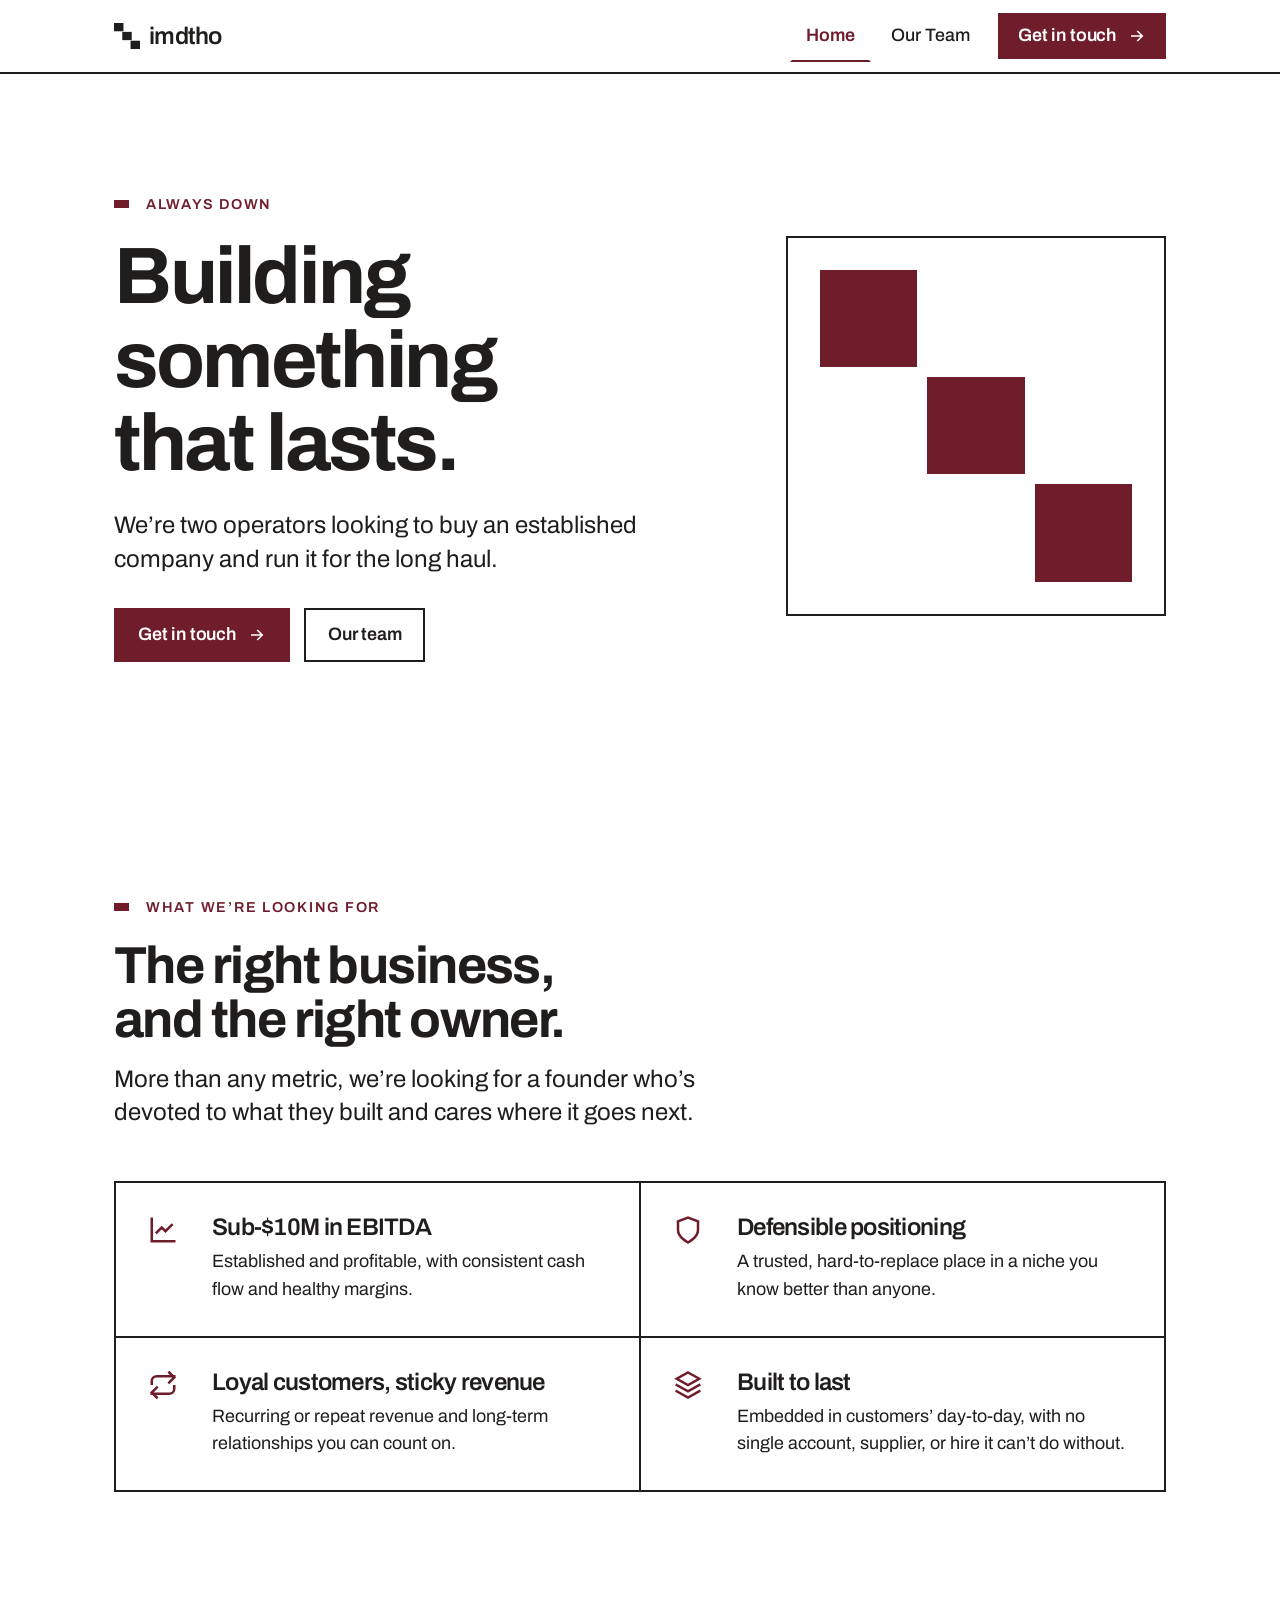
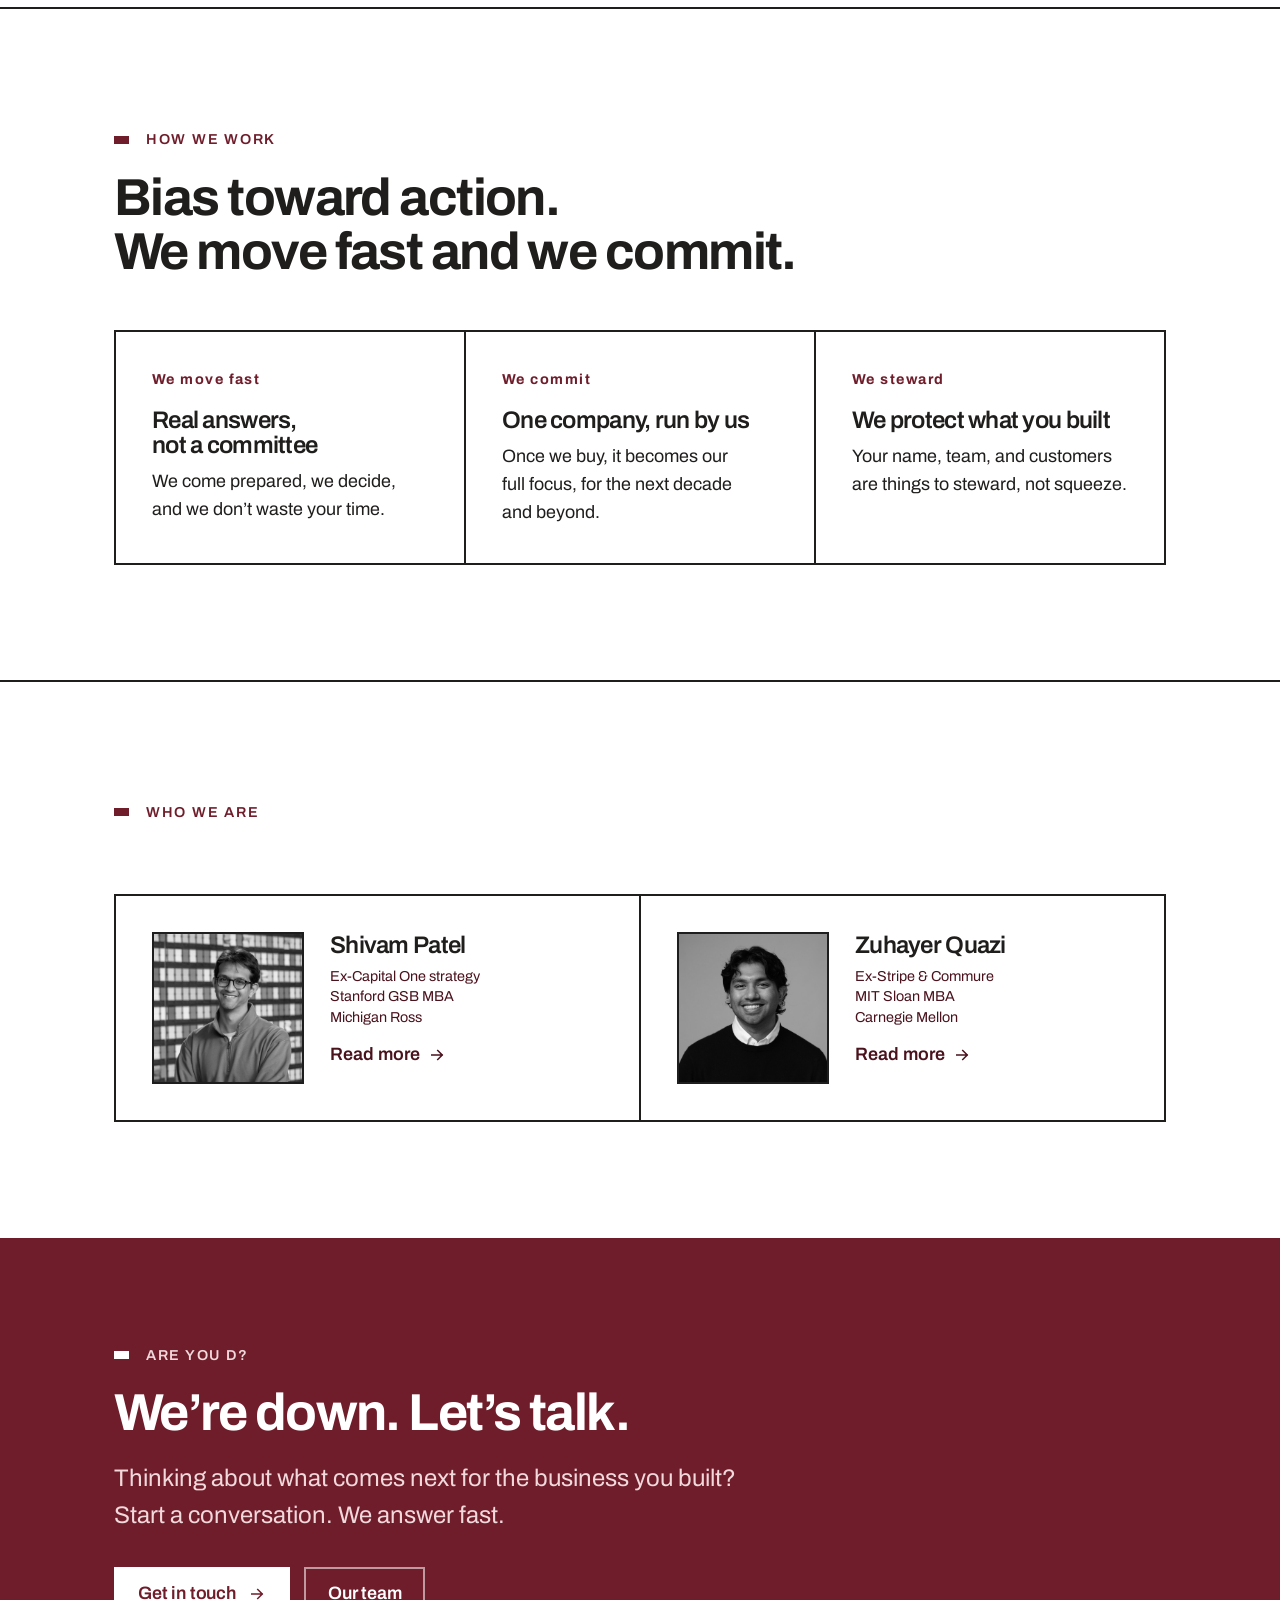
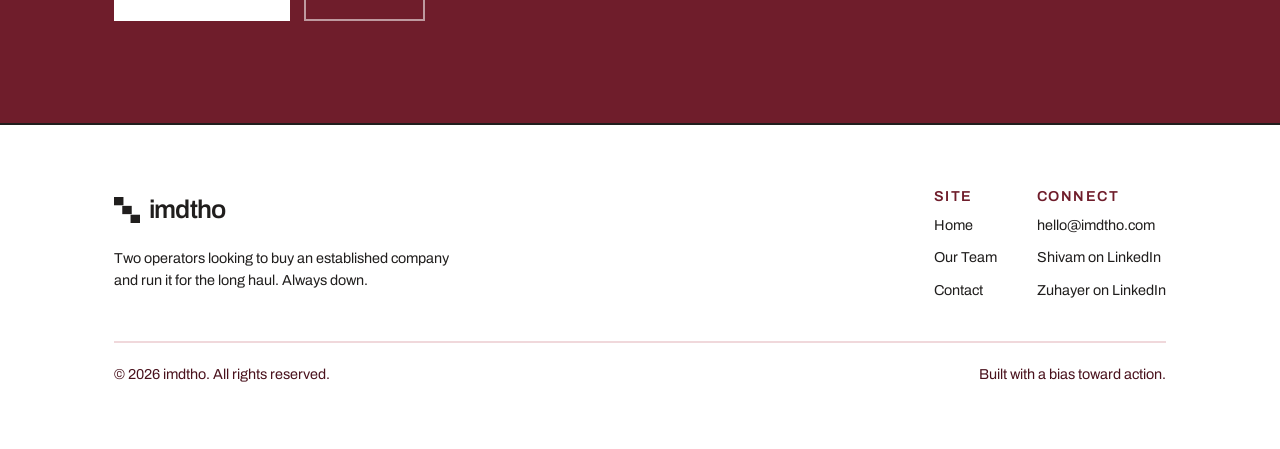
<file: index.html>
<!DOCTYPE html>
<html lang="en" data-year="2026">
<head>
  <meta charset="UTF-8">
  <meta name="viewport" content="width=device-width, initial-scale=1.0">
  <title>imdtho · buying one great business for the long haul</title>
  <meta name="description" content="We're two operators looking to buy an established company and run it for the long haul.">
  <link rel="icon" href="assets/brand/favicon.svg" type="image/svg+xml">
  <link rel="preconnect" href="https://fonts.googleapis.com">
  <link rel="preconnect" href="https://fonts.gstatic.com" crossorigin>
  <link href="https://fonts.googleapis.com/css2?family=Archivo:wght@400;500;600;700&display=swap" rel="stylesheet">
  <link rel="stylesheet" href="assets/brand/tokens.css">
  <link rel="stylesheet" href="assets/css/styles.css">
  <script defer src="assets/js/site.js"></script>
</head>
<body>
  <a class="skip-link" href="#main">Skip to content</a>
  <header id="site-header"></header>

  <main id="main">

    <!-- HERO -->
    <section class="hero">
      <div class="container">
        <div class="hero__grid">
          <div>
            <span class="eyebrow">Always down</span>
            <h1>Building something that lasts.</h1>
            <p class="hero__lede">We&rsquo;re two operators looking to buy an established company and run it for the long haul.</p>
            <div class="btn-row">
              <a class="btn" href="contact.html">Get in touch
                <svg class="icon" viewBox="0 0 24 24" width="18" height="18" fill="none" stroke="currentColor" stroke-width="2" stroke-linecap="square" aria-hidden="true"><path d="M5 12h14M13 6l6 6-6 6"/></svg>
              </a>
              <a class="btn btn--ghost" href="team.html">Our team</a>
            </div>
          </div>
          <div class="stepfig stepfig--frame" aria-hidden="true">
            <span></span><span></span><span></span>
          </div>
        </div>
      </div>
    </section>

    <!-- WHAT WE'RE LOOKING FOR -->
    <section class="section">
      <div class="container">
        <div class="section-head">
          <span class="eyebrow">What we&rsquo;re looking for</span>
          <h2>The right business, and the right owner.</h2>
          <p>More than any metric, we&rsquo;re looking for a founder who&rsquo;s devoted to what they built and cares where it goes next.</p>
        </div>
        <div class="deflist deflist--2">
          <div class="deflist__item">
            <span class="deflist__icon" aria-hidden="true"><svg viewBox="0 0 24 24" fill="none" stroke="currentColor" stroke-width="2" stroke-linecap="square"><path d="M3 3v18h18"/><path d="m7 14 4-4 3 3 5-5"/></svg></span>
            <div>
              <h3>Sub-$10M in EBITDA</h3>
              <p>Established and profitable, with consistent cash flow and healthy margins.</p>
            </div>
          </div>
          <div class="deflist__item">
            <span class="deflist__icon" aria-hidden="true"><svg viewBox="0 0 24 24" fill="none" stroke="currentColor" stroke-width="2" stroke-linecap="square"><path d="M12 22s8-4 8-10V5l-8-3-8 3v7c0 6 8 10 8 10z"/></svg></span>
            <div>
              <h3>Defensible positioning</h3>
              <p>A trusted, hard-to-replace place in a niche you know better than anyone.</p>
            </div>
          </div>
          <div class="deflist__item">
            <span class="deflist__icon" aria-hidden="true"><svg viewBox="0 0 24 24" fill="none" stroke="currentColor" stroke-width="2" stroke-linecap="square"><path d="M17 2l4 4-4 4"/><path d="M3 11V9a4 4 0 0 1 4-4h14"/><path d="M7 22l-4-4 4-4"/><path d="M21 13v2a4 4 0 0 1-4 4H3"/></svg></span>
            <div>
              <h3>Loyal customers, sticky revenue</h3>
              <p>Recurring or repeat revenue and long-term relationships you can count on.</p>
            </div>
          </div>
          <div class="deflist__item">
            <span class="deflist__icon" aria-hidden="true"><svg viewBox="0 0 24 24" fill="none" stroke="currentColor" stroke-width="2" stroke-linecap="square"><path d="m12 2 9 5-9 5-9-5 9-5z"/><path d="m3 12 9 5 9-5"/><path d="m3 17 9 5 9-5"/></svg></span>
            <div>
              <h3>Built to last</h3>
              <p>Embedded in customers&rsquo; day-to-day, with no single account, supplier, or hire it can&rsquo;t do without.</p>
            </div>
          </div>
        </div>
      </div>
    </section>

    <!-- HOW WE WORK -->
    <section class="section">
      <div class="container">
        <div class="section-head section-head--wide">
          <span class="eyebrow">How we work</span>
          <h2>Bias toward action.<br>We move fast and we commit.</h2>
        </div>
        <div class="grid cols-3">
          <div class="stepcard">
            <div class="stepcard__num">We move fast</div>
            <h3>Real answers, not a committee</h3>
            <p>We come prepared, we decide, and we don&rsquo;t waste your time.</p>
          </div>
          <div class="stepcard">
            <div class="stepcard__num">We commit</div>
            <h3>One company, run by us</h3>
            <p>Once we buy, it becomes our full focus, for the next decade and beyond.</p>
          </div>
          <div class="stepcard">
            <div class="stepcard__num">We steward</div>
            <h3>We protect what you built</h3>
            <p>Your name, team, and customers are things to steward, not squeeze.</p>
          </div>
        </div>
      </div>
    </section>

    <!-- MEET THE OPERATORS -->
    <section class="section">
      <div class="container">
        <div class="section-head">
          <span class="eyebrow">Who we are</span>
        </div>
        <div class="grid cols-2">
          <div class="home-person">
            <div class="home-person__photo"><img src="assets/img/team/shivam.jpg" alt="Shivam Patel" width="152" height="152"></div>
            <div>
              <div class="home-person__name">Shivam Patel</div>
              <div class="home-person__role">
                <span>Ex-Capital One strategy</span>
                <span>Stanford GSB MBA</span>
                <span>Michigan Ross</span>
              </div>
              <a class="link-arrow" href="team.html">Read more
                <svg viewBox="0 0 24 24" width="18" height="18" fill="none" stroke="currentColor" stroke-width="2" stroke-linecap="square" aria-hidden="true"><path d="M5 12h14M13 6l6 6-6 6"/></svg>
              </a>
            </div>
          </div>
          <div class="home-person">
            <div class="home-person__photo"><img src="assets/img/team/zuhayer.jpg" alt="Zuhayer Quazi" width="152" height="152"></div>
            <div>
              <div class="home-person__name">Zuhayer Quazi</div>
              <div class="home-person__role">
                <span>Ex-Stripe &amp; Commure</span>
                <span>MIT Sloan MBA</span>
                <span>Carnegie Mellon</span>
              </div>
              <a class="link-arrow" href="team.html">Read more
                <svg viewBox="0 0 24 24" width="18" height="18" fill="none" stroke="currentColor" stroke-width="2" stroke-linecap="square" aria-hidden="true"><path d="M5 12h14M13 6l6 6-6 6"/></svg>
              </a>
            </div>
          </div>
        </div>
      </div>
    </section>

    <!-- POSTER CTA -->
    <section class="poster">
      <div class="container">
        <span class="eyebrow">Are you d?</span>
        <h2>We&rsquo;re down. Let&rsquo;s talk.</h2>
        <p>Thinking about what comes next for the business you built? Start a conversation. We answer fast.</p>
        <div class="btn-row">
          <a class="btn btn--on-burgundy" href="contact.html">Get in touch
            <svg class="icon" viewBox="0 0 24 24" width="18" height="18" fill="none" stroke="currentColor" stroke-width="2" stroke-linecap="square" aria-hidden="true"><path d="M5 12h14M13 6l6 6-6 6"/></svg>
          </a>
          <a class="btn btn--ghost-on-burgundy" href="team.html">Our team</a>
        </div>
      </div>
    </section>

  </main>

  <footer id="site-footer"></footer>
</body>
</html>
</file>
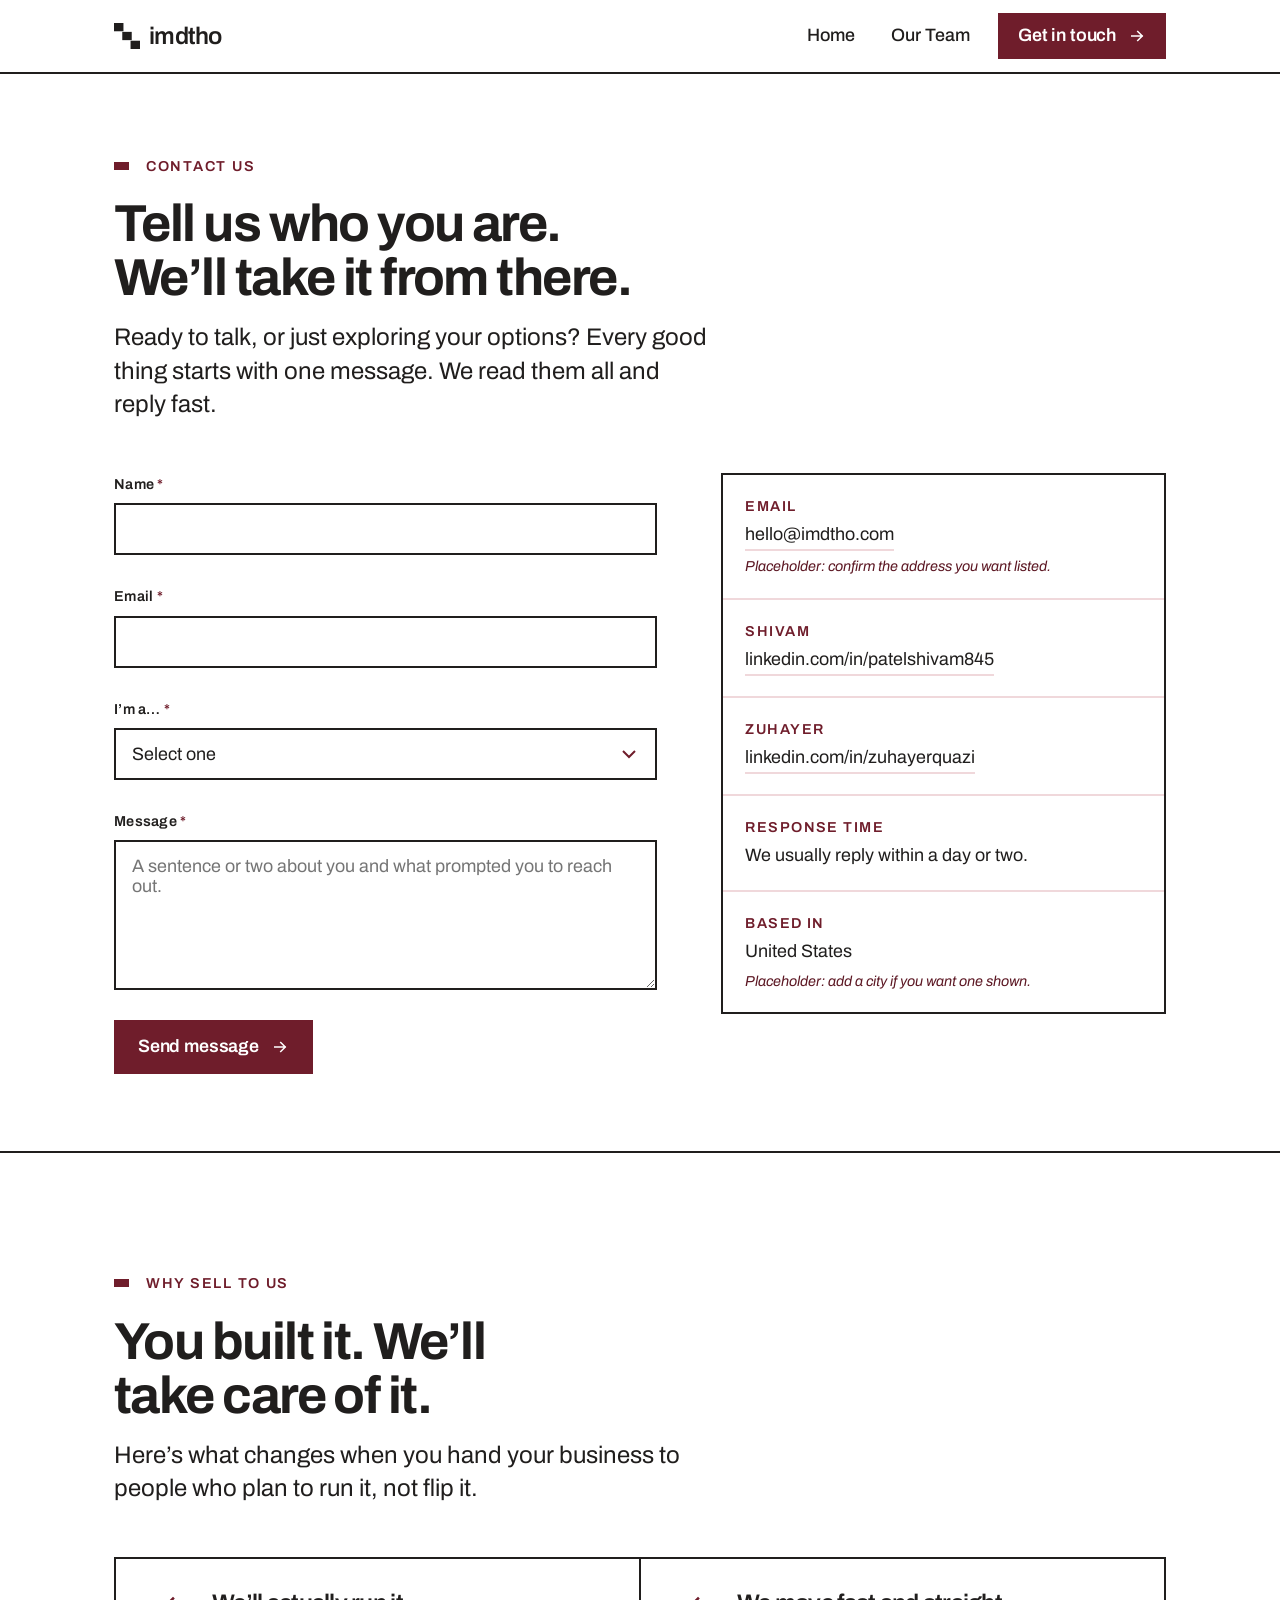
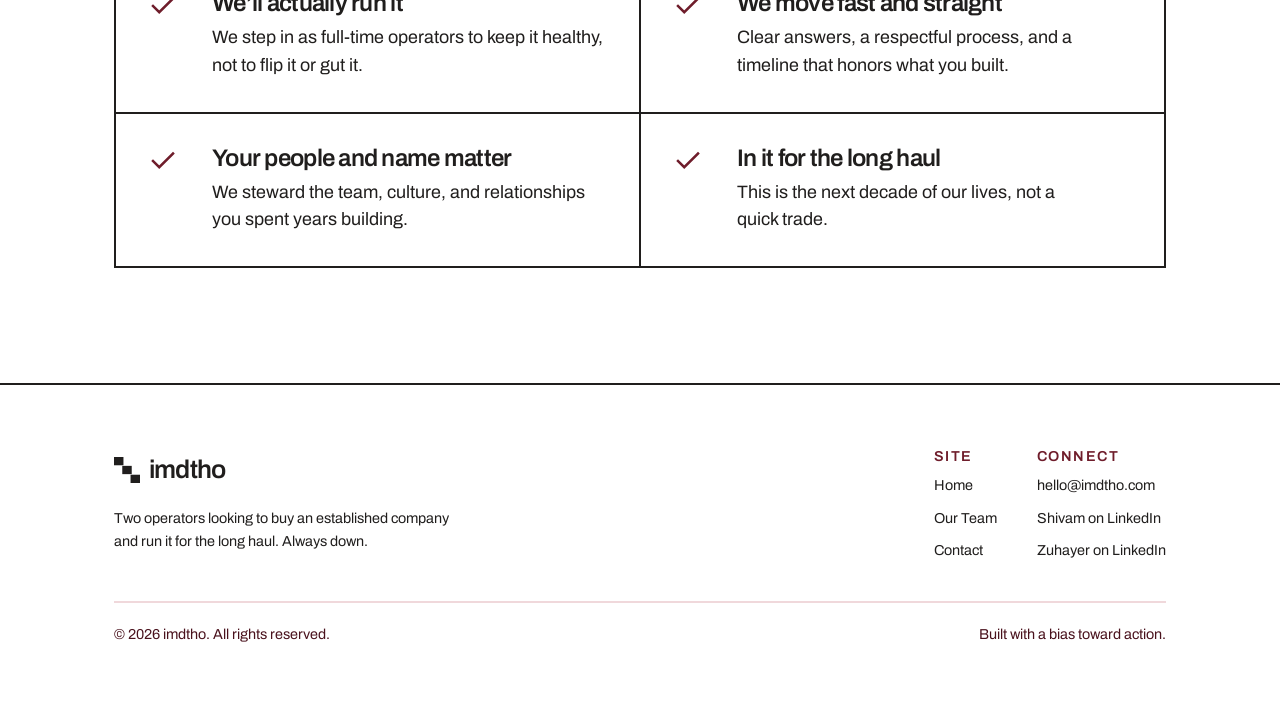
<file: contact.html>
<!DOCTYPE html>
<html lang="en" data-year="2026">
<head>
  <meta charset="UTF-8">
  <meta name="viewport" content="width=device-width, initial-scale=1.0">
  <title>Contact · imdtho</title>
  <meta name="description" content="Start a conversation with imdtho, for business owners weighing a sale. Tell us about your business and we'll answer fast.">
  <link rel="icon" href="assets/brand/favicon.svg" type="image/svg+xml">
  <link rel="preconnect" href="https://fonts.googleapis.com">
  <link rel="preconnect" href="https://fonts.gstatic.com" crossorigin>
  <link href="https://fonts.googleapis.com/css2?family=Archivo:wght@400;500;600;700&display=swap" rel="stylesheet">
  <link rel="stylesheet" href="assets/brand/tokens.css">
  <link rel="stylesheet" href="assets/css/styles.css">
  <script defer src="assets/js/site.js"></script>
  <script defer src="assets/js/contact.js"></script>
</head>
<body>
  <a class="skip-link" href="#main">Skip to content</a>
  <header id="site-header"></header>

  <main id="main">

    <!-- FORM + DETAILS -->
    <section class="section section--tight">
      <div class="container">
        <div class="section-head">
          <span class="eyebrow">Contact us</span>
          <h2>Tell us who you are. We&rsquo;ll take it from there.</h2>
          <p>Ready to talk, or just exploring your options? Every good thing starts with one message. We read them all and reply fast.</p>
        </div>

        <div class="contact-grid">
          <!-- FORM -->
          <form class="form" id="contact-form" novalidate>
            <div class="field">
              <label for="name">Name <span class="req" aria-hidden="true">*</span></label>
              <input type="text" id="name" name="name" autocomplete="name" required aria-required="true" aria-describedby="name-error">
              <p class="field__error" id="name-error" role="alert"></p>
            </div>

            <div class="field">
              <label for="email">Email <span class="req" aria-hidden="true">*</span></label>
              <input type="email" id="email" name="email" autocomplete="email" required aria-required="true" aria-describedby="email-error">
              <p class="field__error" id="email-error" role="alert"></p>
            </div>

            <div class="field">
              <label for="role">I&rsquo;m a&hellip; <span class="req" aria-hidden="true">*</span></label>
              <select id="role" name="role" required aria-required="true" aria-describedby="role-error">
                <option value="" disabled selected>Select one</option>
                <option value="Business owner">Business owner considering a sale</option>
                <option value="Advisor or broker">Advisor or broker</option>
                <option value="Other">Other</option>
              </select>
              <p class="field__error" id="role-error" role="alert"></p>
            </div>

            <div class="field">
              <label for="message">Message <span class="req" aria-hidden="true">*</span></label>
              <textarea id="message" name="message" required aria-required="true" aria-describedby="message-error" placeholder="A sentence or two about you and what prompted you to reach out."></textarea>
              <p class="field__error" id="message-error" role="alert"></p>
            </div>

            <div class="form__status" id="form-status" role="status" aria-live="polite"></div>

            <div>
              <button class="btn" type="submit" id="submit-btn">
                <span class="btn__label">Send message</span>
                <svg class="icon" viewBox="0 0 24 24" width="18" height="18" fill="none" stroke="currentColor" stroke-width="2" stroke-linecap="square" aria-hidden="true"><path d="M5 12h14M13 6l6 6-6 6"/></svg>
              </button>
            </div>
          </form>

          <!-- DETAILS -->
          <aside aria-label="Direct contact details">
            <div class="contact-card">
              <div class="contact-card__row">
                <span class="contact-card__label">Email</span>
                <a href="mailto:hello@imdtho.com">hello@imdtho.com</a>
                <span class="flag">Placeholder: confirm the address you want listed.</span>
              </div>
              <div class="contact-card__row">
                <span class="contact-card__label">Shivam</span>
                <a href="https://www.linkedin.com/in/patelshivam845" target="_blank" rel="noopener">linkedin.com/in/patelshivam845</a>
              </div>
              <div class="contact-card__row">
                <span class="contact-card__label">Zuhayer</span>
                <a href="https://www.linkedin.com/in/zuhayerquazi" target="_blank" rel="noopener">linkedin.com/in/zuhayerquazi</a>
              </div>
              <div class="contact-card__row">
                <span class="contact-card__label">Response time</span>
                <span>We usually reply within a day or two.</span>
              </div>
              <div class="contact-card__row">
                <span class="contact-card__label">Based in</span>
                <span>United States</span>
                <span class="flag">Placeholder: add a city if you want one shown.</span>
              </div>
            </div>
          </aside>
        </div>
      </div>
    </section>

    <!-- WHY US -->
    <section class="section">
      <div class="container">
        <div class="section-head">
          <span class="eyebrow">Why sell to us</span>
          <h2>You built it. We&rsquo;ll take care of it.</h2>
          <p>Here&rsquo;s what changes when you hand your business to people who plan to run it, not flip it.</p>
        </div>
        <div class="deflist deflist--2">
          <div class="deflist__item">
            <span class="deflist__icon" aria-hidden="true"><svg viewBox="0 0 24 24" fill="none" stroke="currentColor" stroke-width="2" stroke-linecap="square"><path d="M20 6 9 17l-5-5"/></svg></span>
            <div>
              <h3>We&rsquo;ll actually run it</h3>
              <p>We step in as full-time operators to keep it healthy, not to flip it or gut it.</p>
            </div>
          </div>
          <div class="deflist__item">
            <span class="deflist__icon" aria-hidden="true"><svg viewBox="0 0 24 24" fill="none" stroke="currentColor" stroke-width="2" stroke-linecap="square"><path d="M20 6 9 17l-5-5"/></svg></span>
            <div>
              <h3>We move fast and straight</h3>
              <p>Clear answers, a respectful process, and a timeline that honors what you built.</p>
            </div>
          </div>
          <div class="deflist__item">
            <span class="deflist__icon" aria-hidden="true"><svg viewBox="0 0 24 24" fill="none" stroke="currentColor" stroke-width="2" stroke-linecap="square"><path d="M20 6 9 17l-5-5"/></svg></span>
            <div>
              <h3>Your people and name matter</h3>
              <p>We steward the team, culture, and relationships you spent years building.</p>
            </div>
          </div>
          <div class="deflist__item">
            <span class="deflist__icon" aria-hidden="true"><svg viewBox="0 0 24 24" fill="none" stroke="currentColor" stroke-width="2" stroke-linecap="square"><path d="M20 6 9 17l-5-5"/></svg></span>
            <div>
              <h3>In it for the long haul</h3>
              <p>This is the next decade of our lives, not a quick trade.</p>
            </div>
          </div>
        </div>
      </div>
    </section>

  </main>

  <footer id="site-footer"></footer>
</body>
</html>
</file>
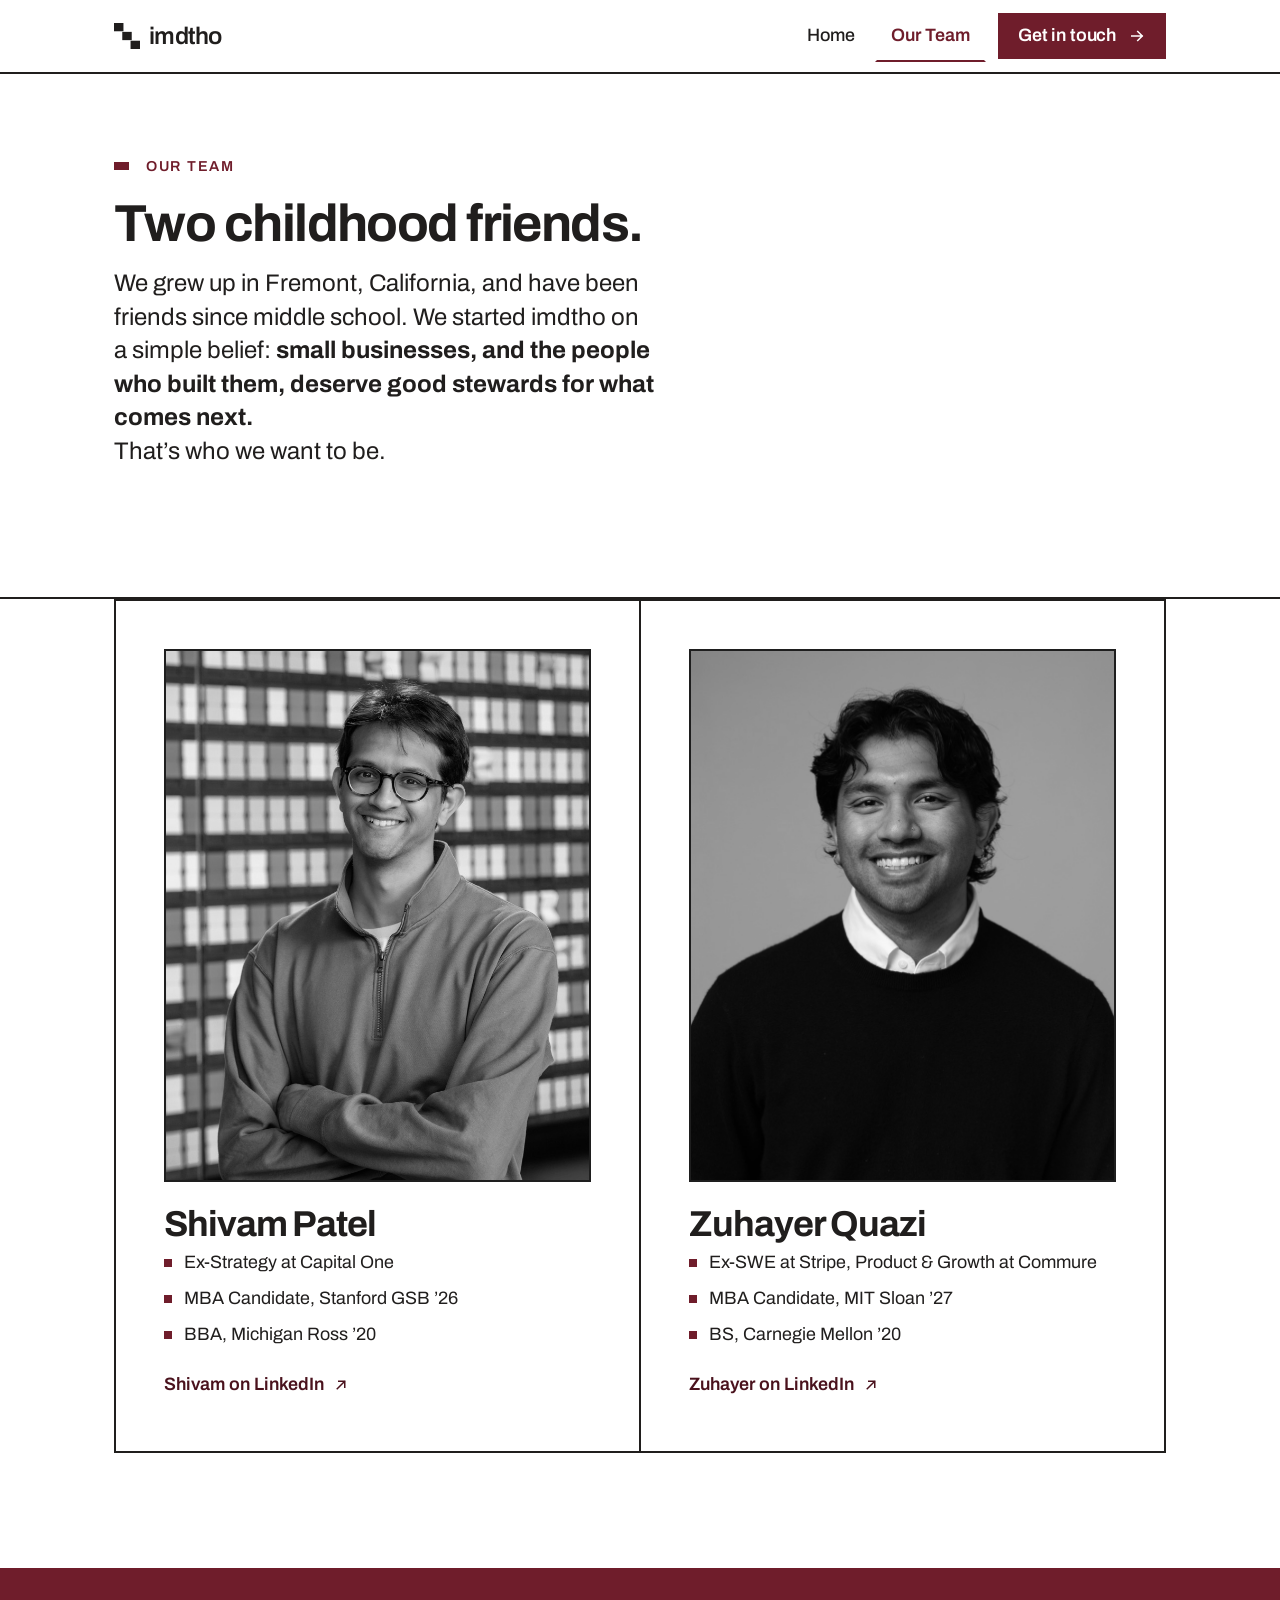
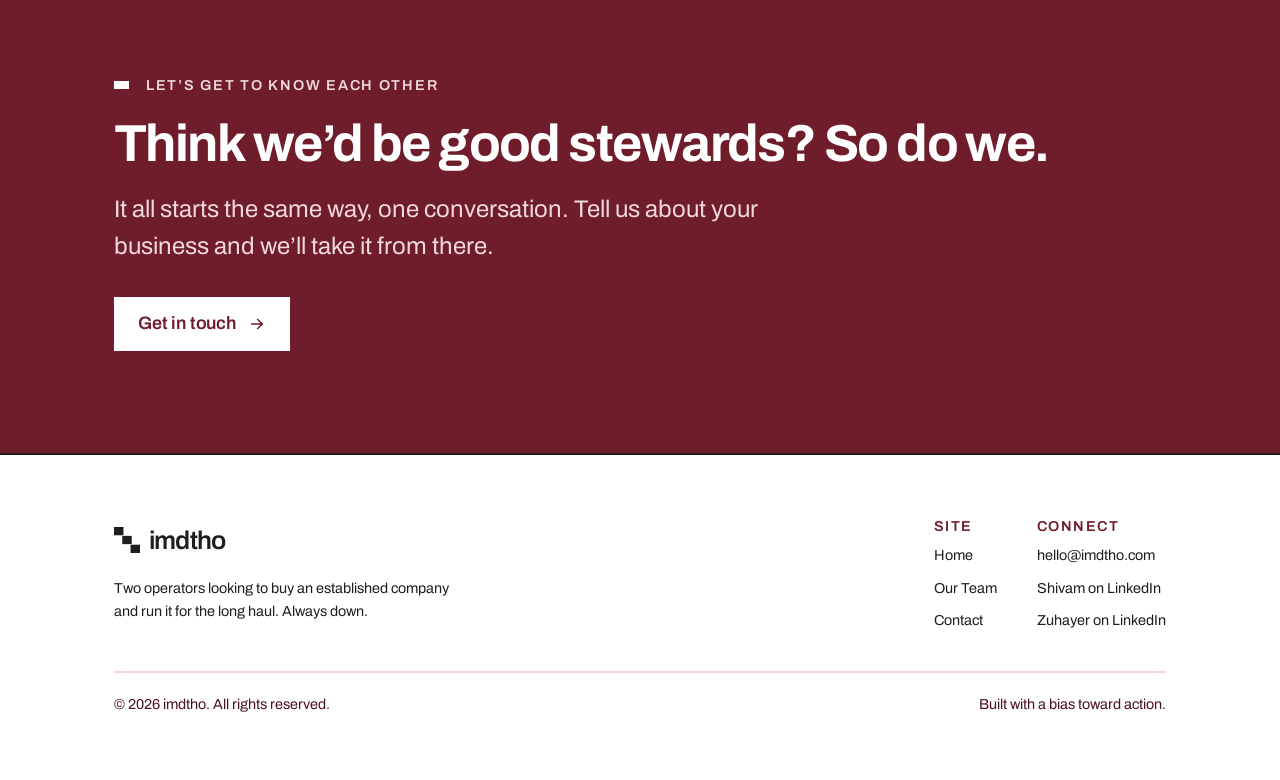
<file: team.html>
<!DOCTYPE html>
<html lang="en" data-year="2026">
<head>
  <meta charset="UTF-8">
  <meta name="viewport" content="width=device-width, initial-scale=1.0">
  <title>Our Team · imdtho</title>
  <meta name="description" content="Meet imdtho: two friends from Fremont. Zuhayer Quazi (ex-Stripe, MIT Sloan) and Shivam Patel (ex-Capital One, Stanford GSB).">
  <link rel="icon" href="assets/brand/favicon.svg" type="image/svg+xml">
  <link rel="preconnect" href="https://fonts.googleapis.com">
  <link rel="preconnect" href="https://fonts.gstatic.com" crossorigin>
  <link href="https://fonts.googleapis.com/css2?family=Archivo:wght@400;500;600;700&display=swap" rel="stylesheet">
  <link rel="stylesheet" href="assets/brand/tokens.css">
  <link rel="stylesheet" href="assets/css/styles.css">
  <script defer src="assets/js/site.js"></script>
</head>
<body>
  <a class="skip-link" href="#main">Skip to content</a>
  <header id="site-header"></header>

  <main id="main">

    <!-- INTRO -->
    <section class="section section--tight">
      <div class="container">
        <div class="section-head">
          <span class="eyebrow">Our team</span>
          <h2>Two childhood friends.</h2>
          <p>We grew up in Fremont, California, and have been friends since middle school. We started imdtho on a simple belief: <strong>small businesses, and the people who built them, deserve good stewards for what comes next.</strong><br>That&rsquo;s who we want to be.</p>
        </div>
      </div>
    </section>

    <!-- PROFILES -->
    <section class="section" style="padding-top:0;">
      <div class="container">
        <div class="team-grid">

          <!-- SHIVAM -->
          <article class="profile">
            <div class="profile__photo">
              <img src="assets/img/team/shivam.jpg" alt="Shivam Patel" width="800" height="1000">
            </div>
            <h2>Shivam Patel</h2>
            <ul class="creds">
              <li>Ex-Strategy at Capital One</li>
              <li>MBA Candidate, Stanford GSB &rsquo;26</li>
              <li>BBA, Michigan Ross &rsquo;20</li>
            </ul>
            <div class="profile__links">
              <a class="link-arrow" href="https://www.linkedin.com/in/patelshivam845" target="_blank" rel="noopener">Shivam on LinkedIn
                <svg viewBox="0 0 24 24" width="18" height="18" fill="none" stroke="currentColor" stroke-width="2" stroke-linecap="square" aria-hidden="true"><path d="M7 17 17 7M9 7h8v8"/></svg>
              </a>
            </div>
          </article>

          <!-- ZUHAYER -->
          <article class="profile">
            <div class="profile__photo">
              <img src="assets/img/team/zuhayer.jpg" alt="Zuhayer Quazi" width="800" height="1000">
            </div>
            <h2>Zuhayer Quazi</h2>
            <ul class="creds">
              <li>Ex-SWE at Stripe, Product &amp; Growth at Commure</li>
              <li>MBA Candidate, MIT Sloan &rsquo;27</li>
              <li>BS, Carnegie Mellon &rsquo;20</li>
            </ul>
            <div class="profile__links">
              <a class="link-arrow" href="https://www.linkedin.com/in/zuhayerquazi" target="_blank" rel="noopener">Zuhayer on LinkedIn
                <svg viewBox="0 0 24 24" width="18" height="18" fill="none" stroke="currentColor" stroke-width="2" stroke-linecap="square" aria-hidden="true"><path d="M7 17 17 7M9 7h8v8"/></svg>
              </a>
            </div>
          </article>

        </div>
      </div>
    </section>

    <!-- POSTER CTA -->
    <section class="poster">
      <div class="container">
        <span class="eyebrow">Let&rsquo;s get to know each other</span>
        <h2>Think we&rsquo;d be good stewards? So do we.</h2>
        <p>It all starts the same way, one conversation. Tell us about your business and we&rsquo;ll take it from there.</p>
        <div class="btn-row">
          <a class="btn btn--on-burgundy" href="contact.html">Get in touch
            <svg class="icon" viewBox="0 0 24 24" width="18" height="18" fill="none" stroke="currentColor" stroke-width="2" stroke-linecap="square" aria-hidden="true"><path d="M5 12h14M13 6l6 6-6 6"/></svg>
          </a>
        </div>
      </div>
    </section>

  </main>

  <footer id="site-footer"></footer>
</body>
</html>
</file>
<file: assets/brand/tokens.css>
/* imdtho brand tokens */
:root {
  /* color — burgundy on white. Mostly ink on white; burgundy is the accent. */
  --burgundy-100: #FAF0F1;
  --burgundy-200: #F0D8DB;
  --burgundy-300: #DFAFB6;
  --burgundy-400: #B85F6E;
  --burgundy-500: #6F1D2B; /* base — the brand burgundy */
  --burgundy-600: #5C1723;
  --burgundy-700: #4A121D; /* accent text at paragraph sizes */
  --burgundy-800: #380D16;
  --burgundy-900: #26080F;
  --ink: #201E1D;
  --white: #FFFFFF;

  /* type — Archivo everywhere (Google Fonts), modern grotesque */
  --font-brand: 'Archivo', -apple-system, sans-serif;
  --tracking-tight: -0.03em; /* wordmark + display headings */

  /* structure — flat, zero radius, strong 2px rules */
  --radius: 0px;
  --rule: 2px solid var(--ink);
  --rule-accent: 2px solid var(--burgundy-500);
}

/* wordmark as live text (preferred on the web) */
.imdtho-wordmark {
  font-family: var(--font-brand);
  font-weight: 600;
  letter-spacing: var(--tracking-tight);
  text-transform: lowercase;
  color: var(--ink);
  line-height: 1;
}
.imdtho-lockup { display: inline-flex; align-items: center; gap: 0.47em; }
.imdtho-lockup .imdtho-wordmark { font-size: 0.77em; } /* mark height = 1em */
</file>
<file: assets/css/styles.css>
/* ==========================================================================
   imdtho · site styles
   Built on assets/brand/tokens.css. Brand rules (see assets/brand/BRAND.md):
   burgundy + white + ink · Archivo everywhere · flush left · zero radius ·
   flat (no gradients/shadows) · strong 2px rules · burgundy used sparingly.
   ========================================================================== */

/* --- Extra tokens layered on top of brand tokens.css ---------------------- */
:root {
  --maxw: 1180px;               /* content container */
  --gutter: clamp(20px, 5vw, 64px);
  --section-y: clamp(56px, 9vw, 128px);

  --rule-soft: 2px solid var(--burgundy-200);

  /* type scale: Archivo, flush left, tight tracking at display sizes */
  --step--1: clamp(0.82rem, 0.79rem + 0.15vw, 0.9rem);
  --step-0:  clamp(1rem, 0.96rem + 0.2vw, 1.125rem);
  --step-1:  clamp(1.2rem, 1.1rem + 0.5vw, 1.5rem);
  --step-2:  clamp(1.55rem, 1.3rem + 1.2vw, 2.25rem);
  --step-3:  clamp(2.1rem, 1.6rem + 2.4vw, 3.25rem);
  --step-4:  clamp(2.7rem, 1.9rem + 4vw, 5rem);

  --ease: cubic-bezier(0.2, 0, 0, 1);
}

/* --- Reset / base --------------------------------------------------------- */
*, *::before, *::after { box-sizing: border-box; }
* { margin: 0; }

html { -webkit-text-size-adjust: 100%; scroll-behavior: smooth; }

body {
  font-family: var(--font-brand);
  font-weight: 400;
  font-size: var(--step-0);
  line-height: 1.55;
  color: var(--ink);
  background: var(--white);
  -webkit-font-smoothing: antialiased;
  text-rendering: optimizeLegibility;
  min-height: 100vh;
  display: flex;
  flex-direction: column;
}

@media (prefers-reduced-motion: reduce) {
  html { scroll-behavior: auto; }
  *, *::before, *::after { animation-duration: 0.001ms !important; transition-duration: 0.001ms !important; }
}

img, svg { display: block; max-width: 100%; }
img { height: auto; }

a { color: inherit; }

/* Headings: flush left, tight tracking, 600-700 */
h1, h2, h3, h4 {
  font-weight: 700;
  line-height: 1.04;
  letter-spacing: var(--tracking-tight);
  text-wrap: balance;
}
h1 { font-size: var(--step-4); }
h2 { font-size: var(--step-3); }
h3 { font-size: var(--step-1); font-weight: 600; }
p { text-wrap: pretty; }

/* --- Focus (brand spec) --------------------------------------------------- */
:focus-visible {
  outline: 2px solid var(--burgundy-500);
  outline-offset: 2px;
}

/* Skip link */
.skip-link {
  position: absolute;
  left: -9999px;
  top: 0;
  background: var(--ink);
  color: var(--white);
  padding: 10px 16px;
  z-index: 200;
  font-weight: 600;
}
.skip-link:focus { left: 8px; top: 8px; }

/* --- Layout primitives ---------------------------------------------------- */
.container {
  width: 100%;
  max-width: var(--maxw);
  margin-inline: auto;
  padding-inline: var(--gutter);
}

main { flex: 1 0 auto; }

.section { padding-block: var(--section-y); }
.section--tight { padding-block: clamp(40px, 6vw, 80px); }
.section + .section { border-top: var(--rule); }   /* strong 2px rules divide sections */

.eyebrow {
  font-size: var(--step--1);
  font-weight: 600;
  letter-spacing: 0.12em;
  text-transform: uppercase;
  color: var(--burgundy-500);
  display: inline-flex;
  align-items: center;
  gap: 10px;
  margin-bottom: 20px;
}
.eyebrow::before {   /* small step-mark tick, echoes the descending blocks */
  content: "";
  width: 22px;
  height: 8px;
  background:
    linear-gradient(var(--burgundy-500) 0 0) 0 0 / 8px 8px no-repeat,
    linear-gradient(var(--burgundy-500) 0 0) 7px 0 / 8px 8px no-repeat;
  /* two little squares stepping, flat, no radius */
}

.lede {
  font-size: var(--step-1);
  font-weight: 400;
  line-height: 1.4;
  color: var(--ink);
  max-width: 42ch;
}

.measure { max-width: 62ch; }

/* --- Buttons: flush-left labels, zero radius, flat ------------------------ */
.btn {
  --btn-bg: var(--burgundy-500);
  --btn-fg: var(--white);
  --btn-border: var(--burgundy-500);
  display: inline-flex;
  align-items: center;
  justify-content: flex-start;   /* labels start at left padding edge */
  gap: 12px;
  font-family: var(--font-brand);
  font-size: var(--step-0);
  font-weight: 600;
  letter-spacing: -0.01em;
  line-height: 1;
  padding: 16px 22px;
  min-height: 52px;
  border: 2px solid var(--btn-border);
  border-radius: var(--radius);
  background: var(--btn-bg);
  color: var(--btn-fg);
  text-decoration: none;
  cursor: pointer;
  transition: background-color 0.2s var(--ease), color 0.2s var(--ease), transform 0.12s var(--ease);
}
.btn:hover { background: var(--burgundy-600); border-color: var(--burgundy-600); }
.btn:active { transform: translateY(1px); }
.btn .icon { flex: 0 0 auto; margin-left: auto; }  /* arrow sits at far right */

.btn--ghost {
  --btn-bg: transparent;
  --btn-fg: var(--ink);
  --btn-border: var(--ink);
}
.btn--ghost:hover { background: var(--ink); color: var(--white); border-color: var(--ink); }

.btn--on-burgundy {
  --btn-bg: var(--white);
  --btn-fg: var(--burgundy-500);
  --btn-border: var(--white);
}
.btn--on-burgundy:hover { background: transparent; color: var(--white); border-color: var(--white); }

.btn--ghost-on-burgundy {
  --btn-bg: transparent;
  --btn-fg: var(--white);
  --btn-border: rgba(255,255,255,0.55);
}
.btn--ghost-on-burgundy:hover { background: var(--white); color: var(--burgundy-500); border-color: var(--white); }

.btn-row { display: flex; flex-wrap: wrap; gap: 14px; }

/* Text link with underline motion */
.link-arrow {
  display: inline-flex;
  align-items: center;
  gap: 8px;
  font-weight: 600;
  color: var(--burgundy-700);
  text-decoration: none;
  border-bottom: 2px solid transparent;
  padding-bottom: 2px;
  transition: border-color 0.2s var(--ease), gap 0.2s var(--ease);
}
.link-arrow:hover { border-color: var(--burgundy-500); gap: 12px; }

/* --- Site header / nav ---------------------------------------------------- */
.site-header {
  position: sticky;
  top: 0;
  z-index: 100;
  background: var(--white);
  border-bottom: var(--rule);
}
.nav {
  display: flex;
  align-items: center;
  justify-content: space-between;
  gap: 20px;
  min-height: 72px;
}
.nav__brand {
  display: inline-flex;
  align-items: center;
  gap: 0.5em;
  text-decoration: none;
  color: var(--ink);
  padding: 8px 0;
}
.nav__brand .imdtho-wordmark { font-size: 1.5rem; }
.nav__mark { width: 26px; height: 26px; flex: 0 0 auto; }

.nav__links {
  display: flex;
  align-items: center;
  gap: 4px;
  list-style: none;
  padding: 0;
}
.nav__link {
  display: inline-block;
  padding: 10px 14px;
  font-weight: 500;
  text-decoration: none;
  color: var(--ink);
  border: 2px solid transparent;
}
.nav__link:hover { color: var(--burgundy-600); }
.nav__link[aria-current="page"] {
  color: var(--burgundy-500);
  font-weight: 600;
  border-bottom-color: var(--burgundy-500);
}
.nav__cta { margin-left: 8px; padding: 12px 18px; min-height: 44px; }

.nav__toggle {
  display: none;
  align-items: center;
  justify-content: center;
  width: 48px;
  height: 48px;
  background: transparent;
  border: 2px solid var(--ink);
  color: var(--ink);
  cursor: pointer;
}
.nav__toggle svg { width: 24px; height: 24px; }

@media (max-width: 820px) {
  .nav__toggle { display: inline-flex; }
  .nav__links {
    position: absolute;
    left: 0;
    right: 0;
    top: 100%;
    flex-direction: column;
    align-items: stretch;
    gap: 0;
    background: var(--white);
    border-bottom: var(--rule);
    padding: 8px var(--gutter) 20px;
    display: none;
  }
  .nav__links.is-open { display: flex; }
  .nav__link { padding: 14px 4px; border-bottom: var(--rule-soft); }
  .nav__link[aria-current="page"] { border-bottom-color: var(--burgundy-500); }
  .nav__cta { margin: 12px 0 0; justify-content: flex-start; }
  .site-header { position: sticky; }
  .nav { position: relative; }
}

/* --- Hero ----------------------------------------------------------------- */
.hero { padding-block: clamp(56px, 9vw, 120px); }
.hero__grid {
  display: grid;
  grid-template-columns: 1.15fr 0.85fr;
  gap: clamp(32px, 5vw, 72px);
  align-items: center;
}
.hero h1 { margin-bottom: 24px; }
.hero__lede { font-size: var(--step-1); line-height: 1.4; max-width: 46ch; margin-bottom: 32px; }
.hero .btn-row { margin-top: 8px; }

/* Poster-style step figure for hero (the descending blocks, oversized) */
.stepfig {
  width: 100%;
  aspect-ratio: 1 / 1;
  max-width: 380px;
  margin-left: auto;
  display: grid;
  grid-template-columns: repeat(3, 1fr);
  grid-template-rows: repeat(3, 1fr);
  gap: 10px;
}
.stepfig span { background: var(--burgundy-500); }
.stepfig span:nth-child(1) { grid-area: 1 / 1 / 2 / 2; }
.stepfig span:nth-child(2) { grid-area: 2 / 2 / 3 / 3; }
.stepfig span:nth-child(3) { grid-area: 3 / 3 / 4 / 4; }
.stepfig--frame { border: var(--rule); padding: clamp(16px, 3vw, 32px); }

@media (max-width: 820px) {
  .hero__grid { grid-template-columns: 1fr; }
  .stepfig { display: none; }   /* keep mobile hero focused on the words */
}

/* --- Generic grids -------------------------------------------------------- */
.grid { display: grid; gap: 2px; background: var(--ink); border: var(--rule); }
/* grid with hairline 2px cell rules, "let the grid show" */
.grid > * { background: var(--white); }

.cols-3 { grid-template-columns: repeat(3, 1fr); }
.cols-2 { grid-template-columns: repeat(2, 1fr); }
@media (max-width: 820px) { .cols-3, .cols-2 { grid-template-columns: 1fr; } }

/* Step cards (Raise → Search → Operate) */
.stepcard { padding: clamp(24px, 3vw, 36px); }
.stepcard__num {
  font-size: var(--step--1);
  font-weight: 700;
  letter-spacing: 0.1em;
  color: var(--burgundy-500);
  margin-bottom: 18px;
}
.stepcard h3 { margin-bottom: 10px; }
.stepcard p { color: var(--ink); }

/* Criteria / approach list */
.deflist { display: grid; gap: 2px; background: var(--ink); border: var(--rule); }
.deflist__item {
  background: var(--white);
  padding: clamp(22px, 3vw, 32px);
  display: grid;
  grid-template-columns: 44px 1fr;
  gap: 20px;
  align-items: start;
}
.deflist__icon { color: var(--burgundy-500); }
.deflist__icon svg { width: 30px; height: 30px; }
.deflist__item h3 { margin-bottom: 8px; }
.deflist__item p { color: var(--ink); font-size: var(--step-0); }
@media (min-width: 700px) {
  .deflist--2 { grid-template-columns: 1fr 1fr; }
}

/* --- Home: meet the operators (compact square photos) --------------------- */
.home-person {
  padding: clamp(24px, 3vw, 36px);
  display: flex;
  gap: clamp(18px, 2.5vw, 26px);
  align-items: flex-start;
}
.home-person__photo {
  width: clamp(104px, 16vw, 152px);
  aspect-ratio: 1 / 1;
  flex: 0 0 auto;
  border: var(--rule);
  background: var(--burgundy-100);
  overflow: hidden;
  filter: grayscale(100%);   /* brand: photography prints B&W */
}
.home-person__photo img { width: 100%; height: 100%; object-fit: cover; object-position: center 22%; filter: grayscale(100%); }
.home-person__name { font-size: var(--step-1); font-weight: 600; letter-spacing: var(--tracking-tight); line-height: 1.1; }
.home-person__role { color: var(--burgundy-700); font-size: var(--step--1); margin: 8px 0 14px; display: grid; gap: 2px; line-height: 1.3; }
.home-person__role span { display: block; }
@media (max-width: 560px) {
  .home-person { gap: 16px; padding: 22px; }
  .home-person__photo { width: 92px; }
}

/* --- Poster CTA band (the sanctioned burgundy full-bleed moment) ---------- */
.poster {
  background: var(--burgundy-500);
  color: var(--white);
}
.poster .container { padding-block: clamp(56px, 8vw, 112px); }
.poster h2 { color: var(--white); margin-bottom: 20px; }
.poster p { color: var(--burgundy-200); max-width: 48ch; margin-bottom: 32px; font-size: var(--step-1); }
.poster .eyebrow { color: var(--burgundy-200); }
.poster .eyebrow::before {
  background:
    linear-gradient(#fff 0 0) 0 0 / 8px 8px no-repeat,
    linear-gradient(#fff 0 0) 7px 0 / 8px 8px no-repeat;
}

/* --- Team ----------------------------------------------------------------- */
.team-grid {
  display: grid;
  grid-template-columns: 1fr 1fr;
  gap: 2px;
  background: var(--ink);
  border: var(--rule);
}
@media (max-width: 860px) { .team-grid { grid-template-columns: 1fr; } }

.profile { background: var(--white); padding: clamp(28px, 4vw, 48px); }
.profile__photo {
  aspect-ratio: 4 / 5;
  background: var(--burgundy-100);
  border: var(--rule);
  filter: grayscale(100%);      /* brand: photography prints B&W */
  display: flex;
  align-items: flex-end;
  justify-content: flex-start;
  margin-bottom: 24px;
  overflow: hidden;
}
.profile__photo img { width: 100%; height: 100%; object-fit: cover; filter: grayscale(100%); }
.profile__photo-note {
  font-size: var(--step--1);
  color: var(--burgundy-500);
  padding: 12px 14px;
  font-weight: 500;
}
.profile__role {
  font-size: var(--step--1);
  font-weight: 600;
  letter-spacing: 0.12em;
  text-transform: uppercase;
  color: var(--burgundy-500);
  margin-bottom: 10px;
}
.profile h2 { font-size: var(--step-2); margin-bottom: 6px; }
.profile__sub { font-weight: 500; color: var(--burgundy-700); margin-bottom: 22px; }
.profile__bio { margin-bottom: 24px; color: var(--ink); }

.highlights { list-style: none; padding: 0; display: grid; gap: 2px; background: var(--ink); border: var(--rule); }
.highlights li {
  background: var(--white);
  padding: 18px 20px;
  display: grid;
  grid-template-columns: auto 1fr;
  gap: 14px;
  align-items: baseline;
}
.highlights .stat { font-weight: 700; color: var(--burgundy-500); letter-spacing: var(--tracking-tight); white-space: nowrap; }
.highlights .desc { font-size: var(--step--1); line-height: 1.4; }
.profile__links { margin-top: 24px; }

/* Light credential bullets (small burgundy block markers, flat) */
.creds { list-style: none; padding: 0; display: grid; gap: 11px; margin-bottom: 4px; }
.creds li { position: relative; padding-left: 20px; font-size: var(--step-0); line-height: 1.4; }
.creds li::before { content: ""; position: absolute; left: 0; top: 0.5em; width: 8px; height: 8px; background: var(--burgundy-500); }

/* --- Contact -------------------------------------------------------------- */
.contact-grid {
  display: grid;
  grid-template-columns: 1.1fr 0.9fr;
  gap: clamp(32px, 5vw, 72px);
  align-items: start;
}
@media (max-width: 900px) { .contact-grid { grid-template-columns: 1fr; } }

.form { display: grid; gap: 22px; }
.field { display: grid; gap: 8px; }
.field label { font-weight: 600; font-size: var(--step--1); letter-spacing: 0.02em; }
.field .req { color: var(--burgundy-500); }
.field input,
.field select,
.field textarea {
  font-family: var(--font-brand);
  font-size: var(--step-0);
  color: var(--ink);
  background: var(--white);
  border: var(--rule);
  border-radius: var(--radius);
  padding: 14px 16px;
  width: 100%;
}
.field textarea { min-height: 150px; resize: vertical; }
.field input:focus-visible,
.field select:focus-visible,
.field textarea:focus-visible {
  outline: 2px solid var(--burgundy-500);
  outline-offset: 2px;
  border-color: var(--burgundy-500);
}
.field input:hover, .field select:hover, .field textarea:hover { border-color: var(--burgundy-500); }
.field select {
  appearance: none;
  background-image: url("data:image/svg+xml,%3Csvg xmlns='http://www.w3.org/2000/svg' width='24' height='24' viewBox='0 0 24 24' fill='none' stroke='%236F1D2B' stroke-width='2'%3E%3Cpath d='m6 9 6 6 6-6'/%3E%3C/svg%3E");
  background-repeat: no-repeat;
  background-position: right 14px center;
  padding-right: 46px;
}
.field__error { color: var(--burgundy-600); font-size: var(--step--1); font-weight: 500; min-height: 0; }
.field[data-invalid="true"] input,
.field[data-invalid="true"] select,
.field[data-invalid="true"] textarea { border-color: var(--burgundy-600); }

.form__status {
  border: var(--rule);
  padding: 16px 18px;
  font-weight: 500;
  display: none;
}
.form__status.is-visible { display: block; }
.form__status--success { border-color: var(--burgundy-500); background: var(--burgundy-100); color: var(--burgundy-700); }
.form__status--error { border-color: var(--burgundy-600); color: var(--burgundy-700); }

.form button[type="submit"]:disabled { opacity: 0.6; cursor: progress; }

/* Contact aside */
.contact-card { border: var(--rule); }
.contact-card__row {
  padding: 20px 22px;
  border-bottom: var(--rule-soft);
  display: grid;
  gap: 4px;
}
.contact-card__row:last-child { border-bottom: 0; }
.contact-card__label {
  font-size: var(--step--1);
  font-weight: 600;
  letter-spacing: 0.1em;
  text-transform: uppercase;
  color: var(--burgundy-500);
}
.contact-card__row a { color: var(--ink); text-decoration: none; border-bottom: 2px solid var(--burgundy-200); width: fit-content; }
.contact-card__row a:hover { border-color: var(--burgundy-500); }
.flag { color: var(--burgundy-600); font-size: var(--step--1); font-style: italic; }

/* Why-us split */
.whyus { display: grid; grid-template-columns: 1fr 1fr; gap: 2px; background: var(--ink); border: var(--rule); }
@media (max-width: 760px) { .whyus { grid-template-columns: 1fr; } }
.whyus__col { background: var(--white); padding: clamp(26px, 3.5vw, 44px); }
.whyus__col h3 { color: var(--burgundy-500); margin-bottom: 16px; }
.whyus__col ul { list-style: none; padding: 0; display: grid; gap: 14px; }
.whyus__col li { display: grid; grid-template-columns: 24px 1fr; gap: 12px; align-items: start; }
.whyus__col li svg { width: 22px; height: 22px; color: var(--burgundy-500); margin-top: 3px; }

/* --- Footer --------------------------------------------------------------- */
.site-footer { border-top: var(--rule); background: var(--white); }
.site-footer .container { padding-block: clamp(40px, 5vw, 64px); }
.footer__top {
  display: flex;
  flex-wrap: wrap;
  gap: 32px;
  justify-content: space-between;
  align-items: flex-start;
}
.footer__brand { max-width: 34ch; display: grid; gap: 16px; }
.footer__brand .imdtho-wordmark { font-size: 1.6rem; }
.footer__brand p { color: var(--ink); font-size: var(--step--1); }
.footer__nav { display: flex; gap: 40px; flex-wrap: wrap; }
.footer__col { display: grid; gap: 10px; }
.footer__col h4 {
  font-size: var(--step--1);
  font-weight: 600;
  letter-spacing: 0.1em;
  text-transform: uppercase;
  color: var(--burgundy-500);
}
.footer__col a { text-decoration: none; color: var(--ink); font-size: var(--step--1); width: fit-content; }
.footer__col a:hover { color: var(--burgundy-600); }
.footer__bottom {
  margin-top: 40px;
  padding-top: 20px;
  border-top: var(--rule-soft);
  display: flex;
  flex-wrap: wrap;
  gap: 12px;
  justify-content: space-between;
  color: var(--burgundy-700);
  font-size: var(--step--1);
}

/* --- Utilities ------------------------------------------------------------ */
.stack { display: grid; gap: 20px; }
.stack-lg { display: grid; gap: 32px; }
.section-head { margin-bottom: clamp(32px, 4vw, 56px); max-width: 60ch; }
.section-head h2 { margin-bottom: 16px; }
.section-head--wide { max-width: none; }
.section-head p { color: var(--ink); font-size: var(--step-1); line-height: 1.4; }
.visually-hidden {
  position: absolute; width: 1px; height: 1px; padding: 0; margin: -1px;
  overflow: hidden; clip: rect(0 0 0 0); white-space: nowrap; border: 0;
}
.text-accent { color: var(--burgundy-500); }
</file>
